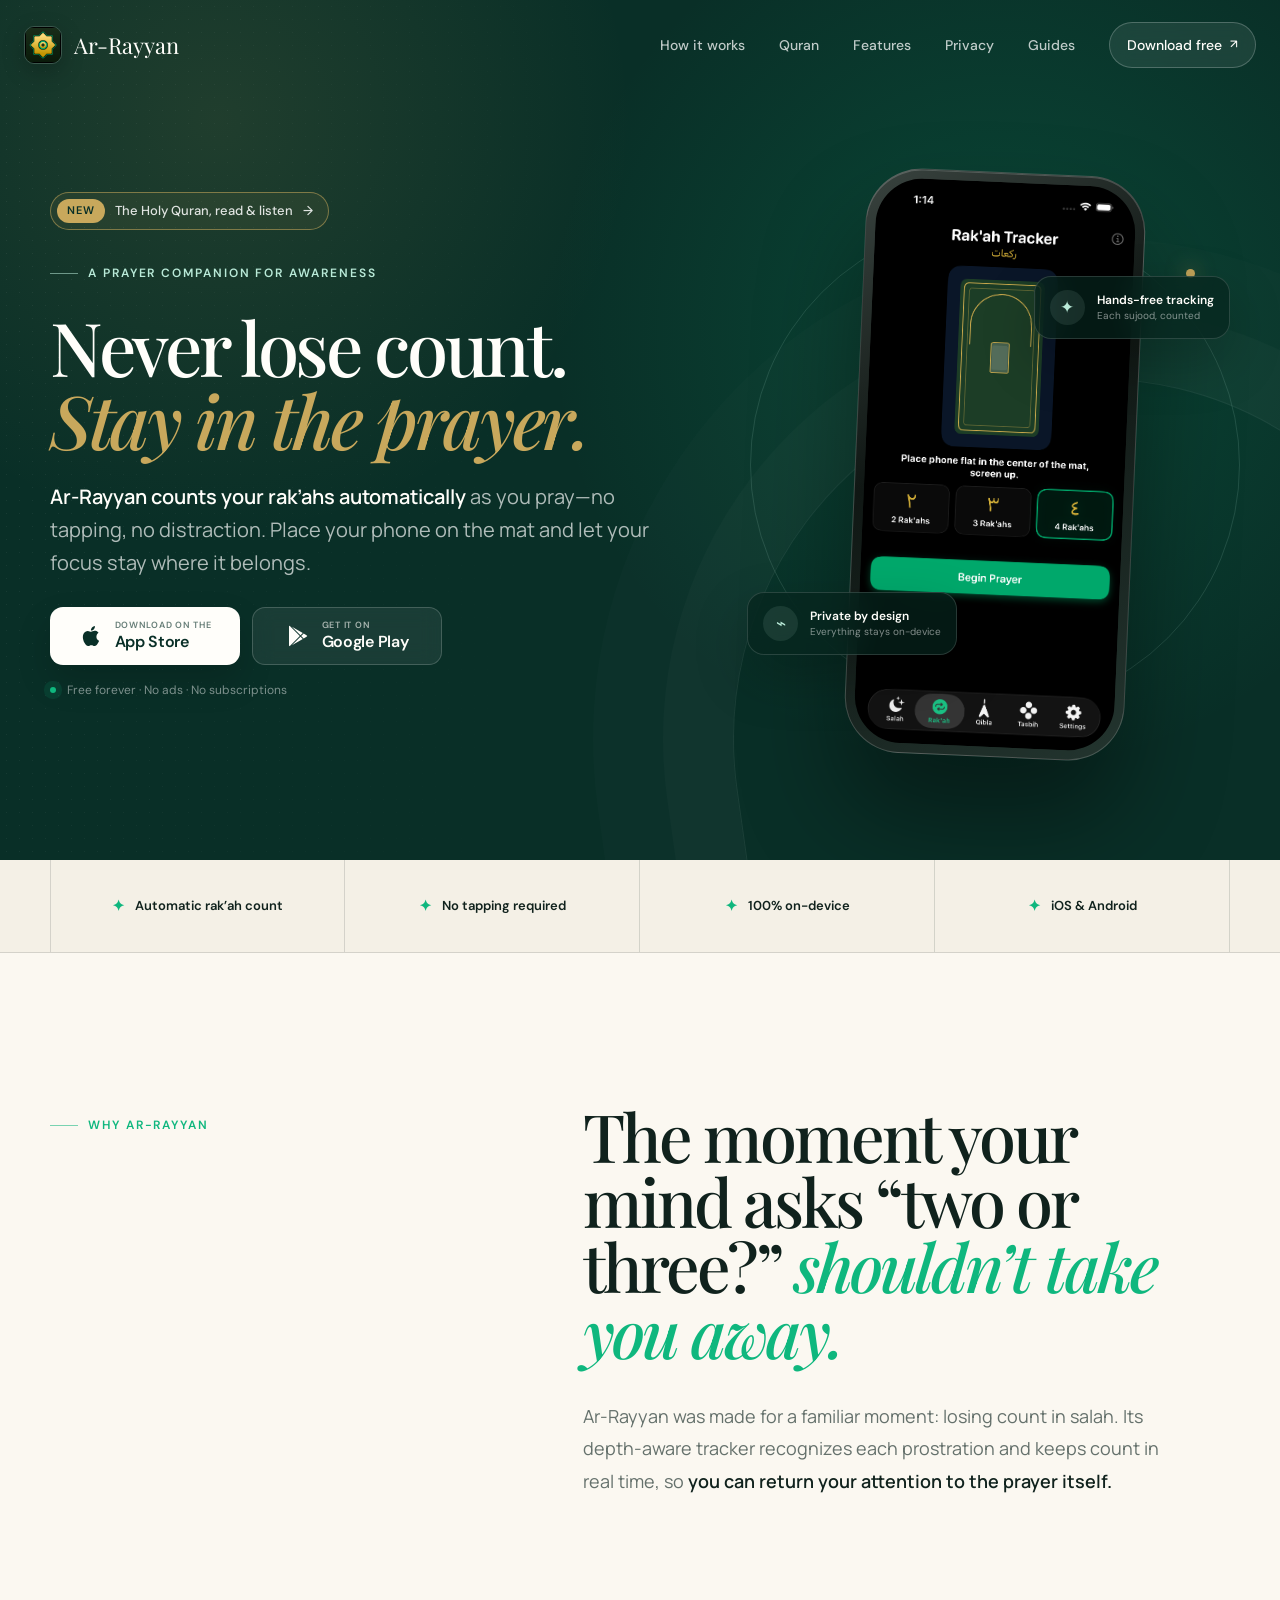
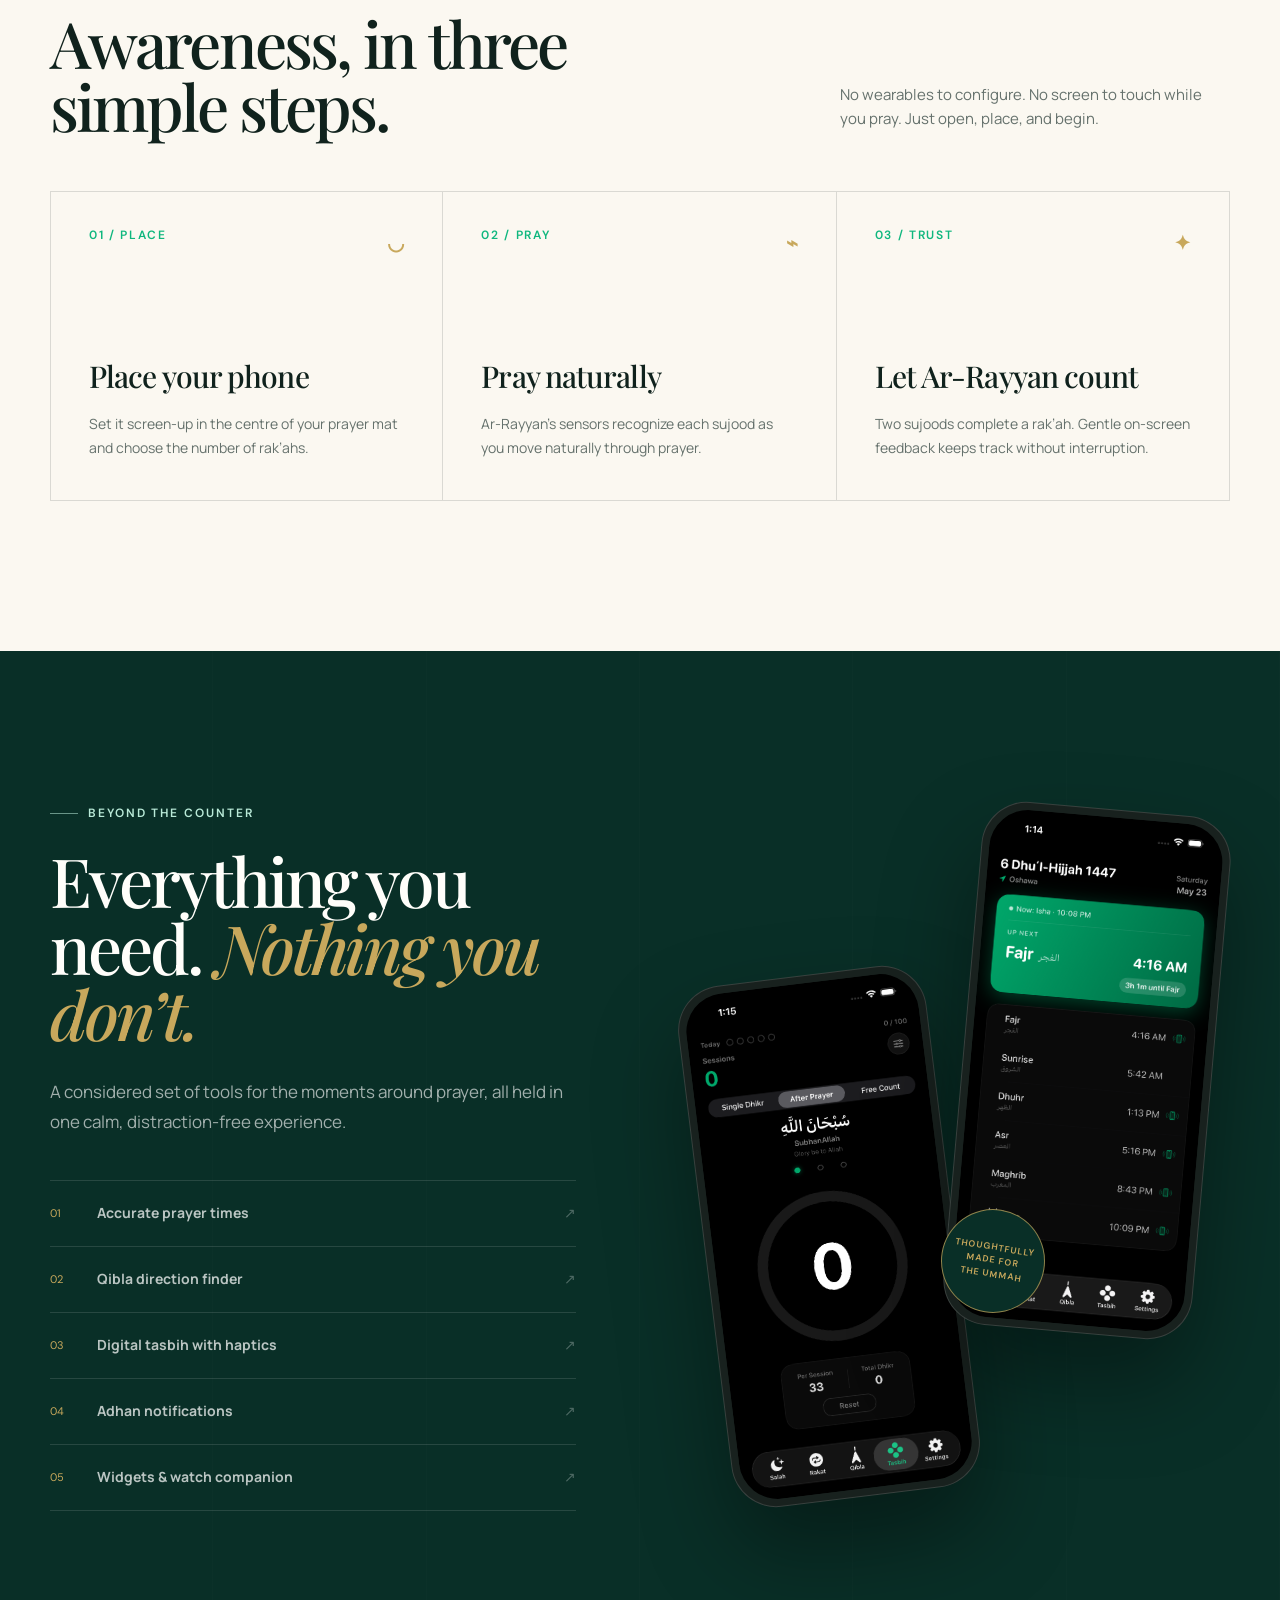
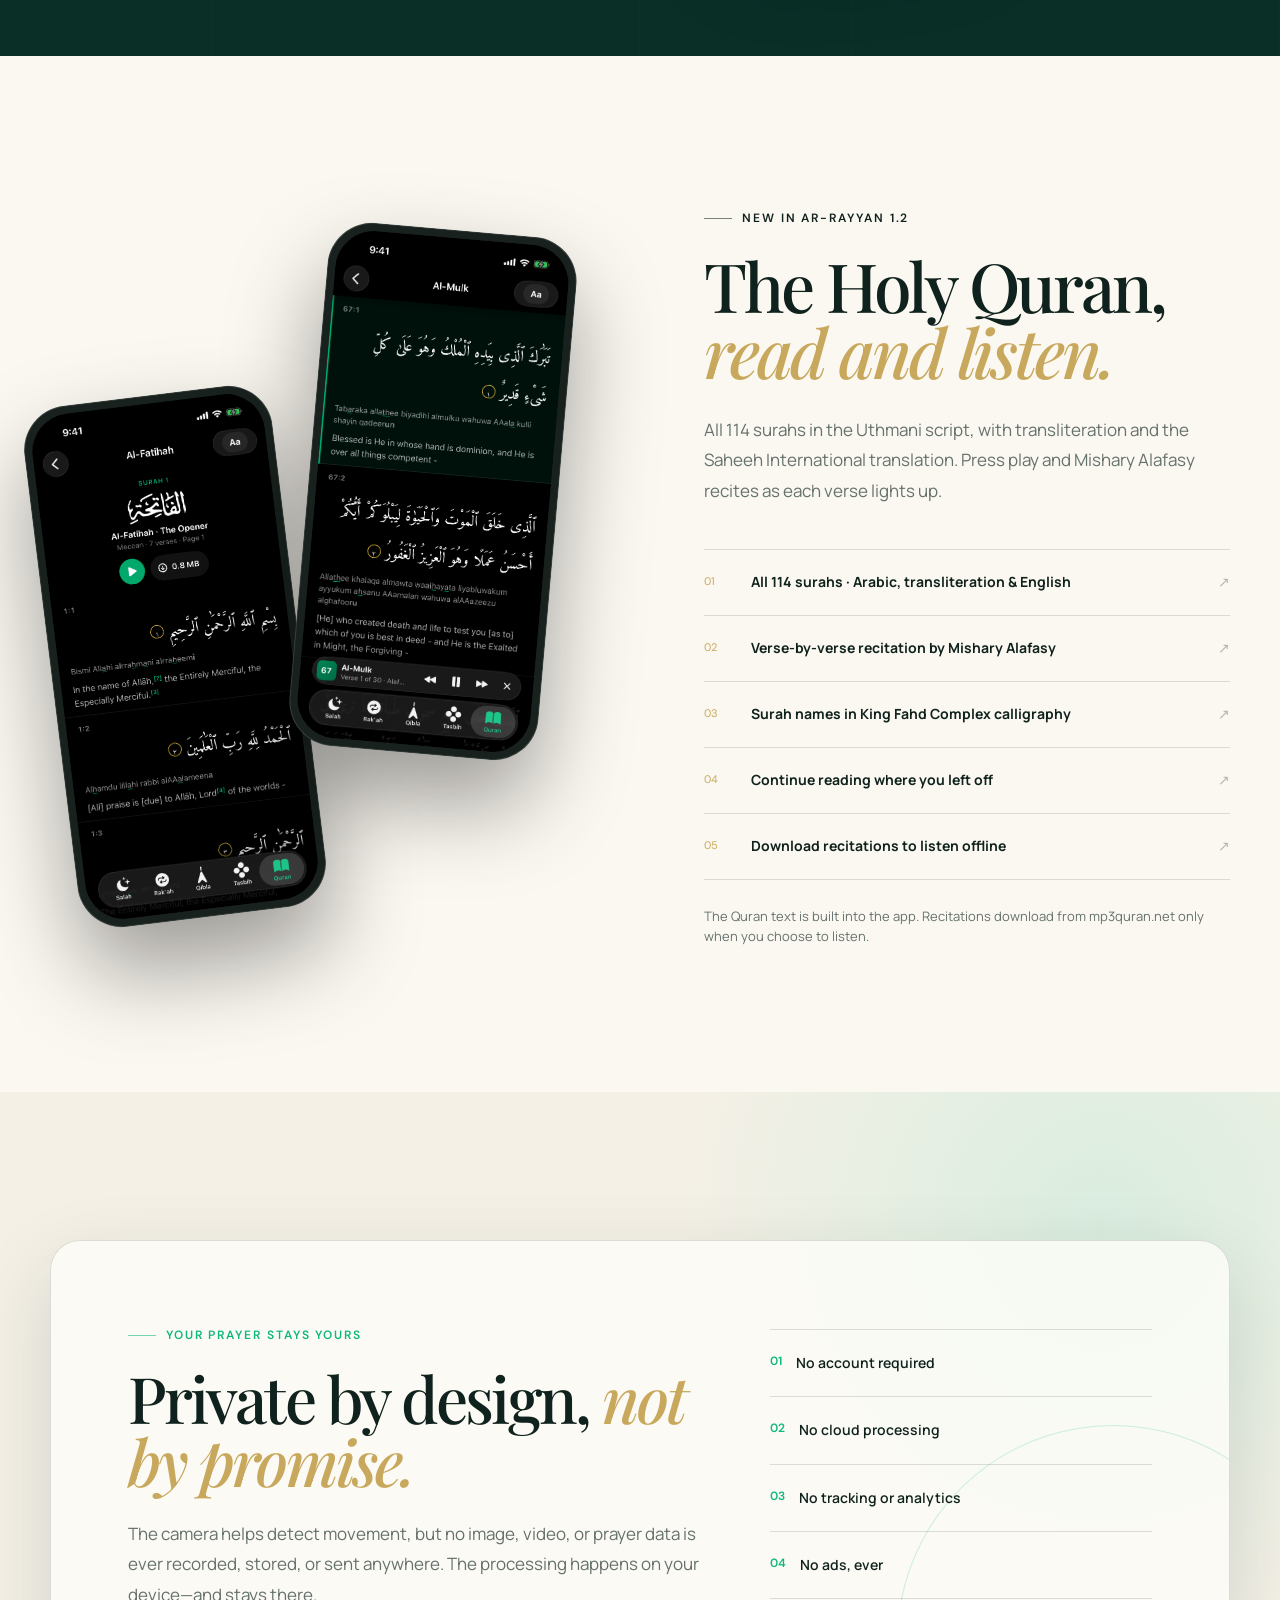
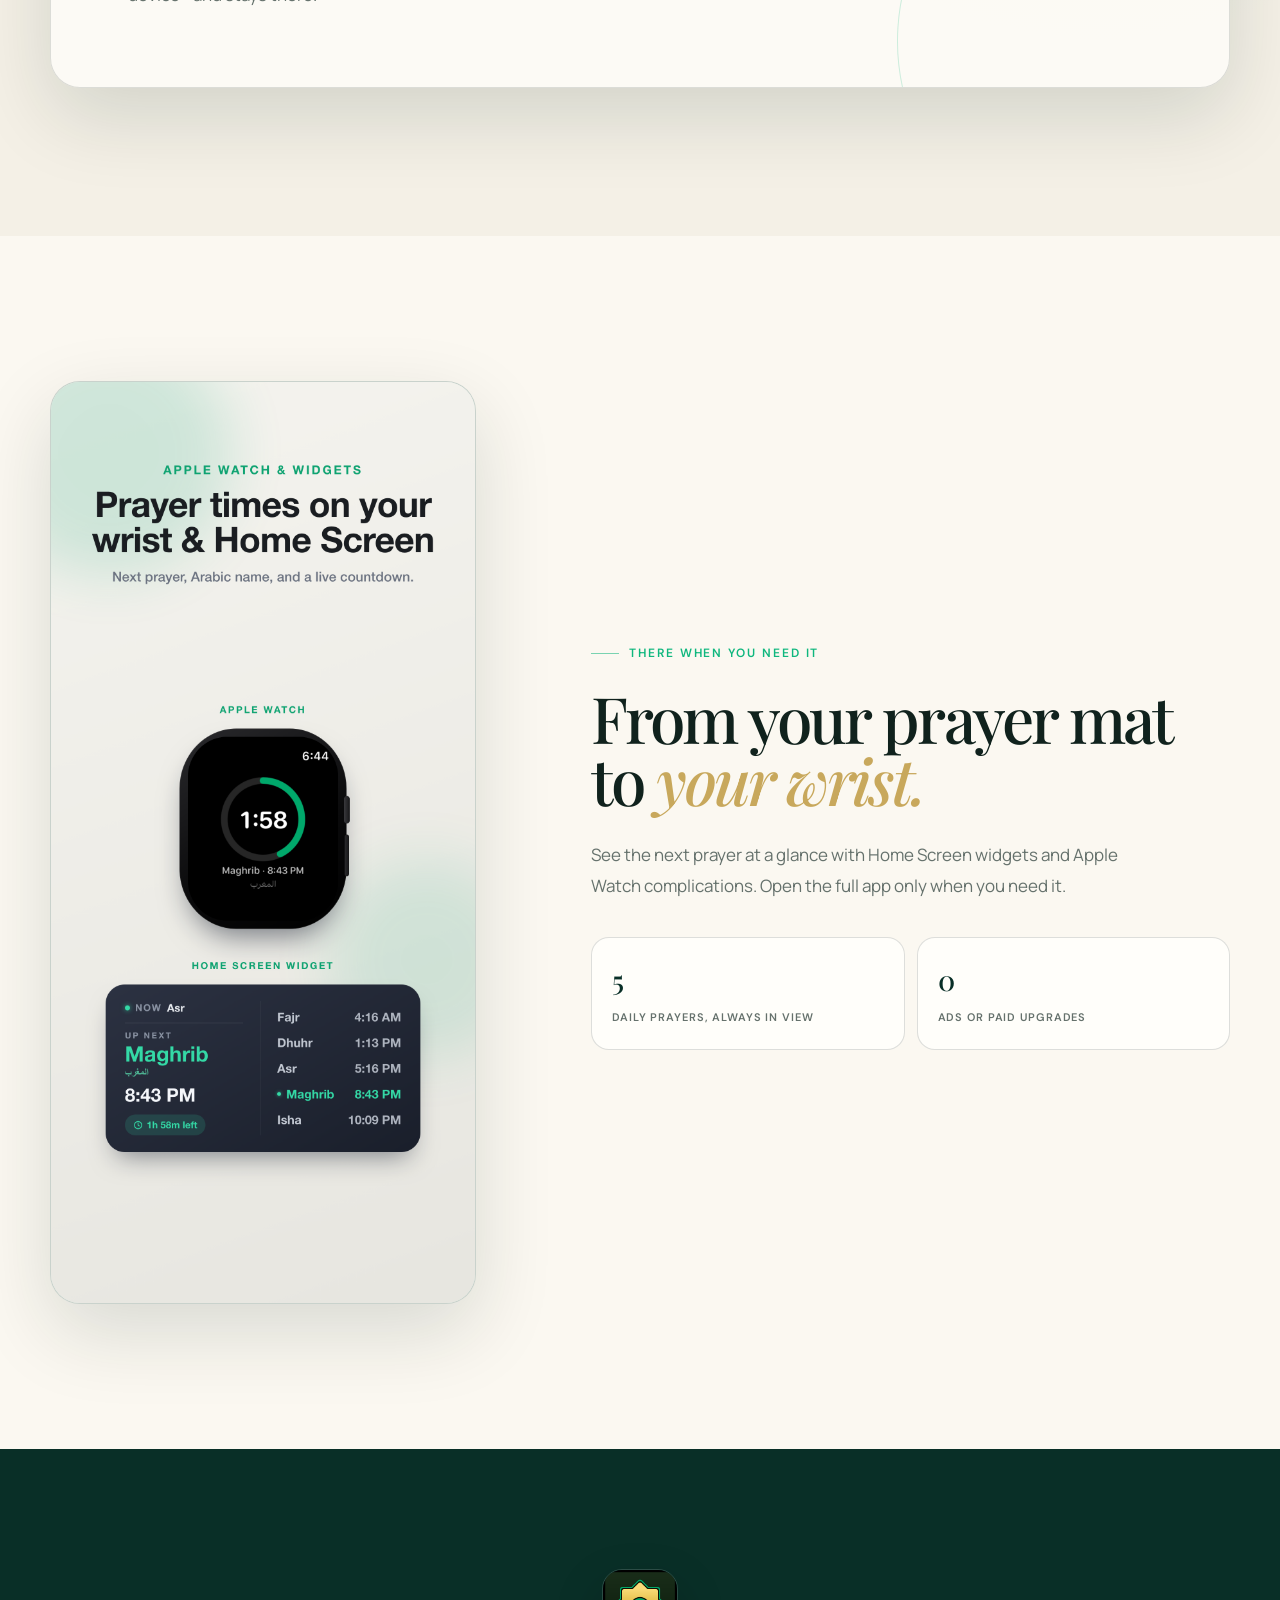
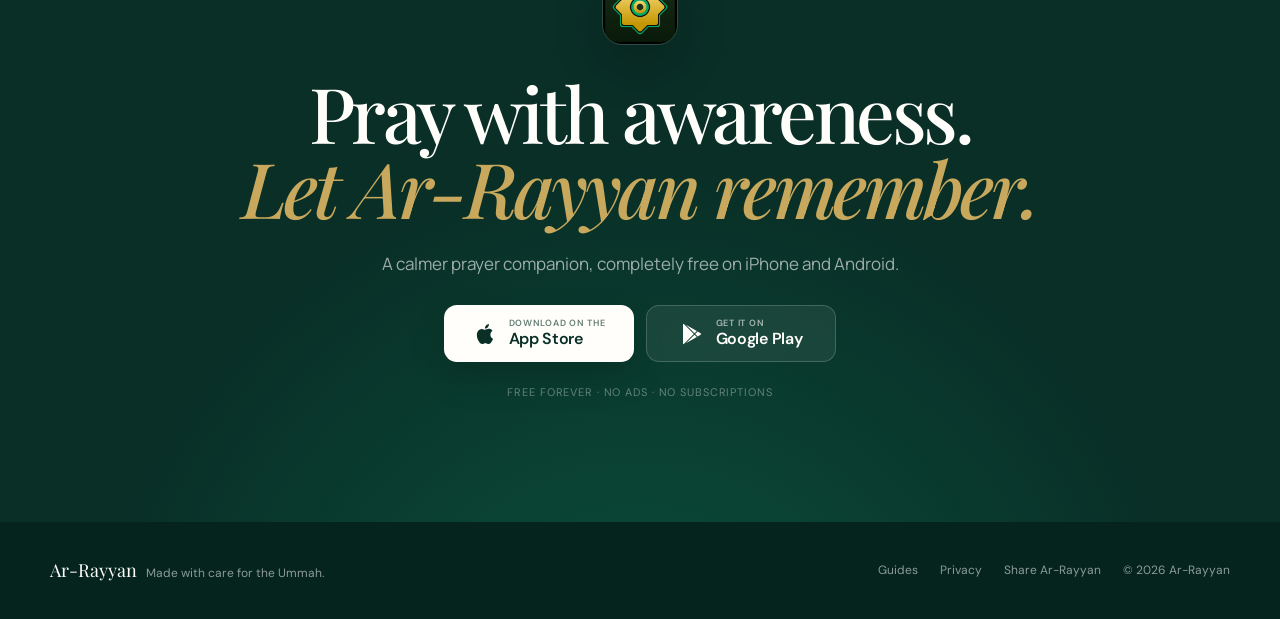
<file: index.html>
<!DOCTYPE html>
<html lang="en">
<head>
  <meta charset="UTF-8">
  <meta name="viewport" content="width=device-width, initial-scale=1">
  <title>Ar-Rayyan — Stay Aware in Every Prayer</title>
  <meta name="description" content="Ar-Rayyan counts your rak’ahs automatically so you can pray with awareness. Now with the Holy Quran to read and listen. Prayer times, qibla, tasbih, widgets and more — free on iOS and Android.">
  <meta name="theme-color" content="#092f27">
  <meta property="og:title" content="Ar-Rayyan — Stay Aware in Every Prayer">
  <meta property="og:description" content="Hands-free rak’ah tracking, now with the Holy Quran. Private by design. Free forever.">
  <meta property="og:image" content="https://hussamfazal.github.io/arrayyan-landing/og-image.png">
  <meta property="og:image:width" content="1200">
  <meta property="og:image:height" content="630">
  <meta property="og:type" content="website">
  <meta property="og:url" content="https://hussamfazal.github.io/arrayyan-landing/">
  <meta name="twitter:card" content="summary_large_image">
  <meta name="twitter:title" content="Ar-Rayyan — Stay Aware in Every Prayer">
  <meta name="twitter:description" content="Hands-free rak’ah tracking, now with the Holy Quran. Private by design. Free forever.">
  <meta name="twitter:image" content="https://hussamfazal.github.io/arrayyan-landing/og-image.png">
  <link rel="canonical" href="https://hussamfazal.github.io/arrayyan-landing/">
  <!--
    SoftwareApplication structured data. Note: `aggregateRating` is deliberately
    absent — the app genuinely has no ratings yet, and Google treats invented or
    unverifiable ratings as a structured-data violation. Add the block below once
    real ratings exist, keeping the numbers in sync with the live App Store value:

        "aggregateRating": {
          "@type": "AggregateRating",
          "ratingValue": "<live value>",
          "ratingCount": "<live count>"
        }
  -->
  <script type="application/ld+json">
  {
    "@context": "https://schema.org",
    "@type": "SoftwareApplication",
    "name": "Ar-Rayyan: Muslim Prayer Times",
    "alternateName": "Ar-Rayyan",
    "applicationCategory": "LifestyleApplication",
    "operatingSystem": "iOS, Android, watchOS, Wear OS",
    "url": "https://hussamfazal.github.io/arrayyan-landing/",
    "image": "https://hussamfazal.github.io/arrayyan-landing/og-image.png",
    "description": "Ar-Rayyan counts your rak'ahs automatically so you can pray with awareness. Now with the Holy Quran to read and listen. Prayer times, qibla, tasbih, widgets and more — free on iOS and Android.",
    "featureList": [
      "Automatic rak'ah counter",
      "The Holy Quran: all 114 surahs with transliteration and the Saheeh International translation",
      "Quran recitation by Mishary Alafasy with verse-by-verse highlighting",
      "Prayer times and adhan notifications",
      "Qibla direction finder",
      "Digital tasbih",
      "Home Screen widgets and Apple Watch / Wear OS"
    ],
    "author": {
      "@type": "Person",
      "name": "Hussam Fazal Hasnain"
    },
    "offers": {
      "@type": "Offer",
      "price": "0",
      "priceCurrency": "USD"
    },
    "downloadUrl": [
      "https://apps.apple.com/app/ar-rayyan-muslim-prayer-times/id6778996322",
      "https://play.google.com/store/apps/details?id=com.hussam.arrayyan"
    ],
    "privacyPolicy": "https://hussamfazal.github.io/privacy.html",
    "isAccessibleForFree": true
  }
  </script>
  <link rel="preconnect" href="https://fonts.googleapis.com">
  <link rel="preconnect" href="https://fonts.gstatic.com" crossorigin>
  <link href="https://fonts.googleapis.com/css2?family=DM+Sans:wght@400;500;600&family=Manrope:wght@400;500;600;700&family=Playfair+Display:ital,wght@0,500;1,500&display=swap" rel="stylesheet">
  <script>
    const CONFIG = {
      iosUrl: "https://apps.apple.com/app/ar-rayyan-muslim-prayer-times/id6778996322",
      androidUrl: "https://play.google.com/store/apps/details?id=com.hussam.arrayyan",
      baseUrl: "https://hussamfazal.github.io/arrayyan-landing/"
    };
  </script>
  <style>
    :root {
      --ink: #10221d;
      --forest: #092f27;
      --forest-2: #0c3d32;
      --green: #0fb77e;
      --mint: #b9ead8;
      --ivory: #f4f0e6;
      --paper: #fbf8f1;
      --gold: #c8a85c;
      --line: rgba(16, 34, 29, .14);
      --muted: #65716c;
      --white: #fffefa;
      --radius: 30px;
      --shadow: 0 28px 80px rgba(5, 37, 30, .14);
    }

    * {
      box-sizing: border-box;
      margin: 0;
      padding: 0;
    }

    html {
      scroll-behavior: smooth;
      background: var(--paper);
    }

    body {
      color: var(--ink);
      background:
        radial-gradient(circle at 8% 3%, rgba(185, 234, 216, .42), transparent 24rem),
        var(--paper);
      font-family: "Manrope", -apple-system, BlinkMacSystemFont, "Segoe UI", sans-serif;
      font-size: 16px;
      line-height: 1.6;
      -webkit-font-smoothing: antialiased;
      overflow-x: hidden;
    }

    body.menu-open {
      overflow: hidden;
    }

    img {
      display: block;
      max-width: 100%;
      height: auto;
    }

    a {
      color: inherit;
    }

    button,
    a {
      -webkit-tap-highlight-color: transparent;
    }

    .shell {
      width: min(1180px, calc(100% - 48px));
      margin-inline: auto;
    }

    .eyebrow {
      display: inline-flex;
      align-items: center;
      gap: 10px;
      font-family: "DM Sans", sans-serif;
      font-size: 12px;
      font-weight: 600;
      letter-spacing: .16em;
      text-transform: uppercase;
    }

    .eyebrow::before {
      content: "";
      width: 28px;
      height: 1px;
      background: currentColor;
      opacity: .55;
    }

    .display {
      font-family: "Playfair Display", Georgia, serif;
      font-weight: 500;
      letter-spacing: -.045em;
      line-height: .98;
    }

    .display em {
      color: var(--gold);
      font-weight: 500;
    }

    .skip-link {
      position: fixed;
      z-index: 100;
      left: 16px;
      top: 12px;
      transform: translateY(-150%);
      border-radius: 100px;
      background: var(--white);
      color: var(--forest);
      padding: 10px 16px;
      font-weight: 700;
    }

    .skip-link:focus {
      transform: translateY(0);
    }

    .nav {
      position: absolute;
      z-index: 20;
      top: 0;
      left: 0;
      width: 100%;
      color: var(--white);
    }

    .nav-inner {
      width: min(1240px, calc(100% - 48px));
      min-height: 90px;
      margin-inline: auto;
      display: flex;
      align-items: center;
      justify-content: space-between;
      gap: 32px;
    }

    .brand {
      display: inline-flex;
      align-items: center;
      gap: 12px;
      color: inherit;
      text-decoration: none;
      font-family: "Playfair Display", Georgia, serif;
      font-size: 22px;
      line-height: 1;
    }

    .brand img {
      width: 38px;
      aspect-ratio: 1;
      border: 1px solid rgba(255, 255, 255, .16);
      border-radius: 10px;
      box-shadow: 0 7px 22px rgba(0, 0, 0, .22);
    }

    .nav-links {
      display: flex;
      align-items: center;
      gap: 34px;
      list-style: none;
    }

    .nav-links a {
      color: rgba(255, 255, 255, .74);
      font-family: "DM Sans", sans-serif;
      font-size: 14px;
      font-weight: 500;
      text-decoration: none;
      transition: color .2s ease;
    }

    .nav-links a:hover,
    .nav-links a:focus-visible {
      color: var(--white);
    }

    .nav-download {
      display: inline-flex;
      align-items: center;
      gap: 8px;
      border: 1px solid rgba(255, 255, 255, .22);
      border-radius: 100px;
      padding: 11px 17px;
      color: var(--white) !important;
      background: rgba(255, 255, 255, .08);
      backdrop-filter: blur(10px);
    }

    .nav-download::after {
      content: "↗";
      font-size: 12px;
    }

    .menu-button {
      display: none;
      width: 44px;
      height: 44px;
      border: 1px solid rgba(255, 255, 255, .2);
      border-radius: 50%;
      background: rgba(255, 255, 255, .08);
      color: var(--white);
      cursor: pointer;
    }

    .menu-button span,
    .menu-button::before,
    .menu-button::after {
      display: block;
      width: 18px;
      height: 1px;
      margin: 5px auto;
      background: currentColor;
      content: "";
      transition: transform .2s ease, opacity .2s ease;
    }

    .menu-button[aria-expanded="true"] span {
      opacity: 0;
    }

    .menu-button[aria-expanded="true"]::before {
      transform: translateY(6px) rotate(45deg);
    }

    .menu-button[aria-expanded="true"]::after {
      transform: translateY(-6px) rotate(-45deg);
    }

    .hero {
      position: relative;
      min-height: 860px;
      padding: 170px 0 84px;
      color: var(--white);
      background:
        radial-gradient(circle at 78% 38%, rgba(15, 183, 126, .18), transparent 28rem),
        radial-gradient(circle at 17% 14%, rgba(200, 168, 92, .12), transparent 26rem),
        var(--forest);
      isolation: isolate;
      overflow: hidden;
    }

    .hero::before,
    .hero::after {
      position: absolute;
      z-index: -1;
      content: "";
      pointer-events: none;
    }

    .hero::before {
      width: 720px;
      height: 720px;
      right: -175px;
      bottom: -240px;
      border: 1px solid rgba(255, 255, 255, .08);
      border-radius: 50% 50% 0 0;
      box-shadow:
        0 0 0 70px rgba(255, 255, 255, .018),
        0 0 0 140px rgba(255, 255, 255, .012);
      transform: rotate(-8deg);
    }

    .hero::after {
      inset: 0;
      opacity: .16;
      background-image: radial-gradient(rgba(255, 255, 255, .42) .65px, transparent .65px);
      background-size: 13px 13px;
      mask-image: linear-gradient(100deg, black, transparent 46%);
    }

    .hero-grid {
      display: grid;
      grid-template-columns: minmax(0, 1.18fr) minmax(340px, .82fr);
      align-items: center;
      gap: 32px;
    }

    .hero-copy {
      position: relative;
      z-index: 2;
      padding-bottom: 38px;
    }

    .hero .eyebrow {
      color: var(--mint);
      margin-bottom: 28px;
    }

    .hero h1 {
      max-width: 720px;
      font-size: clamp(56px, 5.8vw, 82px);
    }

    .hero h1 em {
      display: block;
    }

    .hero-lead {
      max-width: 620px;
      margin-top: 24px;
      color: rgba(255, 255, 255, .68);
      font-size: clamp(17px, 1.7vw, 20px);
      line-height: 1.65;
    }

    .hero-lead strong {
      color: var(--white);
      font-weight: 600;
    }

    .download-row {
      display: flex;
      flex-wrap: wrap;
      gap: 12px;
      margin-top: 28px;
    }

    .store-button {
      min-width: 190px;
      display: inline-flex;
      align-items: center;
      justify-content: center;
      gap: 12px;
      border-radius: 13px;
      padding: 13px 20px;
      color: var(--forest);
      background: var(--white);
      text-decoration: none;
      box-shadow: 0 16px 34px rgba(0, 0, 0, .16);
      transition: transform .2s ease, box-shadow .2s ease;
    }

    .store-button.secondary {
      border: 1px solid rgba(255, 255, 255, .18);
      color: var(--white);
      background: rgba(255, 255, 255, .07);
      box-shadow: none;
      backdrop-filter: blur(10px);
    }

    .store-button:hover,
    .store-button:focus-visible {
      transform: translateY(-2px);
      box-shadow: 0 20px 42px rgba(0, 0, 0, .2);
    }

    .store-button svg {
      width: 24px;
      height: 24px;
      flex: 0 0 auto;
    }

    .store-copy {
      display: flex;
      flex-direction: column;
      align-items: flex-start;
      font-family: "DM Sans", sans-serif;
      line-height: 1.05;
    }

    .store-copy small {
      margin-bottom: 3px;
      font-size: 9px;
      font-weight: 600;
      letter-spacing: .08em;
      text-transform: uppercase;
      opacity: .62;
    }

    .store-copy span {
      font-size: 16px;
      font-weight: 600;
      letter-spacing: -.02em;
    }

    .hero-note {
      display: flex;
      align-items: center;
      gap: 11px;
      margin-top: 16px;
      color: rgba(255, 255, 255, .47);
      font-family: "DM Sans", sans-serif;
      font-size: 12px;
    }

    .hero-note span {
      width: 6px;
      height: 6px;
      border-radius: 50%;
      background: var(--green);
      box-shadow: 0 0 0 6px rgba(15, 183, 126, .12);
    }

    .hero-visual {
      position: relative;
      display: grid;
      place-items: center;
      min-height: 590px;
    }

    .phone {
      position: relative;
      width: min(280px, 70vw);
      padding: 9px;
      border: 1px solid rgba(255, 255, 255, .18);
      border-radius: 56px;
      background: linear-gradient(145deg, #39433f, #101714 42%, #23352f);
      box-shadow:
        0 60px 100px rgba(0, 0, 0, .4),
        inset 0 1px rgba(255, 255, 255, .18);
      transform: rotate(2.5deg);
    }

    .phone::before {
      position: absolute;
      z-index: 2;
      top: 17px;
      left: 50%;
      width: 86px;
      height: 25px;
      border-radius: 100px;
      background: #000;
      content: "";
      transform: translateX(-50%);
    }

    .phone img {
      width: 100%;
      border-radius: 47px;
      background: #000;
    }

    .orbit {
      position: absolute;
      width: 490px;
      aspect-ratio: 1;
      border: 1px solid rgba(185, 234, 216, .14);
      border-radius: 50%;
      animation: slow-spin 42s linear infinite;
    }

    .orbit::after {
      position: absolute;
      top: 48px;
      right: 44px;
      width: 9px;
      height: 9px;
      border-radius: 50%;
      background: var(--gold);
      box-shadow: 0 0 20px rgba(200, 168, 92, .7);
      content: "";
    }

    @keyframes slow-spin {
      to { transform: rotate(360deg); }
    }

    .float-card {
      position: absolute;
      z-index: 3;
      display: flex;
      align-items: center;
      gap: 12px;
      min-width: 178px;
      border: 1px solid rgba(255, 255, 255, .14);
      border-radius: 17px;
      padding: 13px 15px;
      color: var(--white);
      background: rgba(6, 36, 29, .7);
      box-shadow: 0 22px 54px rgba(0, 0, 0, .22);
      backdrop-filter: blur(16px);
      font-family: "DM Sans", sans-serif;
    }

    .float-card.top {
      top: 106px;
      right: 0;
    }

    .float-card.bottom {
      bottom: 105px;
      left: -12px;
    }

    .float-icon {
      display: grid;
      place-items: center;
      width: 35px;
      height: 35px;
      border-radius: 50%;
      color: var(--mint);
      background: rgba(185, 234, 216, .1);
      font-size: 17px;
    }

    .float-copy {
      display: flex;
      flex-direction: column;
      line-height: 1.25;
    }

    .float-copy strong {
      font-size: 12px;
      font-weight: 600;
    }

    .float-copy span {
      margin-top: 2px;
      color: rgba(255, 255, 255, .5);
      font-size: 10px;
    }

    .assurance {
      border-bottom: 1px solid var(--line);
      background: var(--ivory);
    }

    .assurance-grid {
      display: grid;
      grid-template-columns: repeat(4, 1fr);
    }

    .assurance-item {
      display: flex;
      align-items: center;
      justify-content: center;
      gap: 10px;
      min-height: 92px;
      border-right: 1px solid var(--line);
      font-family: "DM Sans", sans-serif;
      font-size: 13px;
      font-weight: 600;
    }

    .assurance-item:first-child {
      border-left: 1px solid var(--line);
    }

    .assurance-mark {
      color: var(--green);
      font-size: 15px;
    }

    .intro {
      padding: 150px 0 115px;
      background: var(--paper);
    }

    .intro-grid {
      display: grid;
      grid-template-columns: minmax(0, .77fr) minmax(0, 1.23fr);
      gap: 10vw;
      align-items: start;
    }

    .intro .eyebrow {
      color: var(--green);
      margin-top: 13px;
    }

    .intro h2 {
      max-width: 780px;
      font-size: clamp(45px, 5.2vw, 72px);
    }

    .intro h2 em {
      color: var(--green);
    }

    .intro-copy {
      max-width: 610px;
      margin-top: 36px;
      color: var(--muted);
      font-size: 18px;
      line-height: 1.8;
    }

    .intro-copy strong {
      color: var(--ink);
      font-weight: 600;
    }

    .how {
      padding: 0 0 150px;
      background: var(--paper);
    }

    .section-head {
      display: flex;
      align-items: end;
      justify-content: space-between;
      gap: 40px;
      margin-bottom: 54px;
    }

    .section-head h2 {
      max-width: 650px;
      font-size: clamp(42px, 5vw, 64px);
    }

    .section-head p {
      max-width: 390px;
      padding-bottom: 6px;
      color: var(--muted);
      font-size: 15px;
    }

    .steps {
      display: grid;
      grid-template-columns: repeat(3, 1fr);
      border-top: 1px solid var(--line);
      border-bottom: 1px solid var(--line);
    }

    .step {
      min-height: 300px;
      padding: 34px 38px 40px;
      border-right: 1px solid var(--line);
      transition: background .25s ease;
    }

    .step:first-child {
      border-left: 1px solid var(--line);
    }

    .step:hover {
      background: var(--ivory);
    }

    .step-number {
      display: flex;
      justify-content: space-between;
      color: var(--green);
      font-family: "DM Sans", sans-serif;
      font-size: 12px;
      font-weight: 600;
      letter-spacing: .14em;
    }

    .step-symbol {
      color: var(--gold);
      font-family: "Playfair Display", Georgia, serif;
      font-size: 20px;
      letter-spacing: 0;
    }

    .step h3 {
      margin-top: 94px;
      font-family: "Playfair Display", Georgia, serif;
      font-size: 30px;
      font-weight: 500;
      letter-spacing: -.03em;
    }

    .step p {
      margin-top: 12px;
      color: var(--muted);
      font-size: 14px;
      line-height: 1.7;
    }

    .feature-stage {
      position: relative;
      padding: 145px 0;
      color: var(--white);
      background: var(--forest);
      overflow: hidden;
    }

    .feature-stage::before {
      position: absolute;
      inset: 0;
      opacity: .18;
      background:
        repeating-linear-gradient(90deg, transparent 0, transparent calc(16.666% - 1px), rgba(255, 255, 255, .06) calc(16.666% - 1px), rgba(255, 255, 255, .06) 16.666%);
      content: "";
      pointer-events: none;
    }

    .feature-grid {
      position: relative;
      display: grid;
      grid-template-columns: minmax(0, 1fr) minmax(0, 1fr);
      gap: 10vw;
      align-items: center;
    }

    .feature-copy .eyebrow {
      color: var(--mint);
      margin-bottom: 24px;
    }

    .feature-copy h2 {
      max-width: 600px;
      font-size: clamp(45px, 5.3vw, 72px);
    }

    .feature-copy > p {
      max-width: 520px;
      margin-top: 30px;
      color: rgba(255, 255, 255, .62);
      font-size: 17px;
      line-height: 1.8;
    }

    .feature-list {
      margin-top: 42px;
      border-top: 1px solid rgba(255, 255, 255, .12);
      list-style: none;
    }

    .feature-list li {
      display: grid;
      grid-template-columns: 34px 1fr auto;
      align-items: center;
      gap: 13px;
      min-height: 66px;
      border-bottom: 1px solid rgba(255, 255, 255, .12);
      color: rgba(255, 255, 255, .72);
      font-size: 14px;
    }

    .feature-list span:first-child {
      color: var(--gold);
      font-family: "DM Sans", sans-serif;
      font-size: 11px;
    }

    .feature-list span:last-child {
      color: rgba(255, 255, 255, .28);
    }

    .phone-pair {
      position: relative;
      min-height: 690px;
    }

    .mini-phone {
      position: absolute;
      width: 250px;
      padding: 7px;
      border: 1px solid rgba(255, 255, 255, .14);
      border-radius: 45px;
      background: #18211e;
      box-shadow: 0 45px 90px rgba(0, 0, 0, .38);
    }

    .mini-phone img {
      border-radius: 39px;
    }

    .mini-phone.one {
      z-index: 2;
      top: 0;
      right: 18px;
      transform: rotate(5deg);
    }

    .mini-phone.two {
      z-index: 1;
      bottom: 0;
      left: 0;
      transform: rotate(-7deg);
    }

    .feature-seal {
      position: absolute;
      z-index: 3;
      right: 185px;
      bottom: 185px;
      display: grid;
      place-items: center;
      width: 104px;
      aspect-ratio: 1;
      border: 1px solid rgba(200, 168, 92, .7);
      border-radius: 50%;
      color: var(--gold);
      background: var(--forest);
      font-family: "DM Sans", sans-serif;
      font-size: 9px;
      font-weight: 600;
      letter-spacing: .12em;
      line-height: 1.45;
      text-align: center;
      text-transform: uppercase;
      transform: rotate(9deg);
    }

    .privacy {
      padding: 148px 0;
      background:
        radial-gradient(circle at 86% 18%, rgba(185, 234, 216, .45), transparent 26rem),
        var(--ivory);
    }

    .privacy-card {
      position: relative;
      display: grid;
      grid-template-columns: minmax(0, 1.2fr) minmax(280px, .8fr);
      gap: 70px;
      align-items: center;
      border: 1px solid var(--line);
      border-radius: var(--radius);
      padding: clamp(42px, 6vw, 78px);
      background: rgba(255, 254, 250, .74);
      box-shadow: var(--shadow);
      overflow: hidden;
    }

    .privacy-card::after {
      position: absolute;
      right: -100px;
      bottom: -170px;
      width: 430px;
      height: 430px;
      border: 1px solid rgba(15, 183, 126, .2);
      border-radius: 50% 50% 0 0;
      content: "";
      transform: rotate(-18deg);
    }

    .privacy-copy {
      position: relative;
      z-index: 1;
    }

    .privacy .eyebrow {
      margin-bottom: 22px;
      color: var(--green);
    }

    .privacy h2 {
      max-width: 690px;
      font-size: clamp(42px, 5vw, 66px);
    }

    .privacy p {
      max-width: 650px;
      margin-top: 26px;
      color: var(--muted);
      font-size: 17px;
      line-height: 1.8;
    }

    .privacy-points {
      position: relative;
      z-index: 1;
      list-style: none;
    }

    .privacy-points li {
      display: flex;
      gap: 14px;
      align-items: flex-start;
      padding: 22px 0;
      border-bottom: 1px solid var(--line);
    }

    .privacy-points li:first-child {
      border-top: 1px solid var(--line);
    }

    .privacy-points b {
      color: var(--green);
      font-family: "DM Sans", sans-serif;
      font-size: 12px;
      font-weight: 600;
    }

    .privacy-points span {
      font-size: 14px;
      font-weight: 600;
    }

    .ecosystem {
      padding: 145px 0;
      background: var(--paper);
    }

    .ecosystem-grid {
      display: grid;
      grid-template-columns: minmax(0, .8fr) minmax(0, 1.2fr);
      gap: 9vw;
      align-items: center;
    }

    .ecosystem-art {
      overflow: hidden;
      border: 1px solid var(--line);
      border-radius: var(--radius);
      box-shadow: var(--shadow);
      background: #e7f0e9;
    }

    .ecosystem-copy .eyebrow {
      margin-bottom: 24px;
      color: var(--green);
    }

    .ecosystem-copy h2 {
      font-size: clamp(44px, 5vw, 66px);
    }

    .ecosystem-copy p {
      max-width: 540px;
      margin-top: 28px;
      color: var(--muted);
      font-size: 17px;
      line-height: 1.8;
    }

    .ecosystem-stats {
      display: grid;
      grid-template-columns: repeat(2, 1fr);
      gap: 12px;
      margin-top: 36px;
    }

    .ecosystem-stat {
      border: 1px solid var(--line);
      border-radius: 18px;
      padding: 20px;
      background: var(--white);
    }

    .ecosystem-stat strong {
      display: block;
      color: var(--forest);
      font-family: "Playfair Display", Georgia, serif;
      font-size: 28px;
      font-weight: 500;
    }

    .ecosystem-stat span {
      color: var(--muted);
      font-family: "DM Sans", sans-serif;
      font-size: 11px;
      font-weight: 600;
      letter-spacing: .08em;
      text-transform: uppercase;
    }

    .closing {
      padding: 120px 0;
      color: var(--white);
      background:
        radial-gradient(circle at 50% 130%, rgba(15, 183, 126, .25), transparent 35rem),
        var(--forest);
      text-align: center;
    }

    .closing-icon {
      width: 76px;
      margin-inline: auto;
      border: 1px solid rgba(255, 255, 255, .14);
      border-radius: 20px;
      box-shadow: 0 20px 50px rgba(0, 0, 0, .2);
    }

    .closing h2 {
      max-width: 800px;
      margin: 30px auto 0;
      font-size: clamp(48px, 6vw, 80px);
    }

    .closing p {
      max-width: 560px;
      margin: 24px auto 0;
      color: rgba(255, 255, 255, .6);
      font-size: 17px;
    }

    .closing .download-row {
      justify-content: center;
    }

    .closing-note {
      margin-top: 22px;
      color: rgba(255, 255, 255, .36);
      font-family: "DM Sans", sans-serif;
      font-size: 11px;
      letter-spacing: .08em;
      text-transform: uppercase;
    }

    .footer {
      padding: 34px 0;
      color: rgba(255, 255, 255, .54);
      background: #05241e;
      font-family: "DM Sans", sans-serif;
      font-size: 12px;
    }

    .footer-inner {
      display: flex;
      align-items: center;
      justify-content: space-between;
      gap: 30px;
    }

    .footer-brand {
      color: var(--white);
      font-family: "Playfair Display", Georgia, serif;
      font-size: 18px;
    }

    .footer-links {
      display: flex;
      flex-wrap: wrap;
      gap: 22px;
    }

    .footer a {
      text-decoration: none;
    }

    .footer a:hover,
    .footer a:focus-visible {
      color: var(--white);
    }

    .reveal {
      opacity: 0;
      transform: translateY(28px);
      transition: opacity .75s ease, transform .75s ease;
    }

    .reveal.visible {
      opacity: 1;
      transform: none;
    }

    .delay-1 { transition-delay: .08s; }
    .delay-2 { transition-delay: .16s; }

    :focus-visible {
      outline: 2px solid var(--gold);
      outline-offset: 4px;
    }

    @media (max-width: 960px) {
      .nav-links {
        position: fixed;
        inset: 0;
        z-index: -1;
        flex-direction: column;
        justify-content: center;
        gap: 24px;
        visibility: hidden;
        opacity: 0;
        background: rgba(5, 36, 30, .98);
        transition: opacity .2s ease, visibility .2s ease;
      }

      .nav-links.open {
        visibility: visible;
        opacity: 1;
      }

      .nav-links a {
        font-family: "Playfair Display", Georgia, serif;
        font-size: 34px;
      }

      .nav-download {
        margin-top: 10px;
        font-family: "DM Sans", sans-serif !important;
        font-size: 15px !important;
      }

      .menu-button {
        z-index: 2;
        display: block;
      }

      .hero {
        padding-top: 145px;
      }

      .hero-grid,
      .intro-grid,
      .feature-grid,
      .privacy-card,
      .ecosystem-grid {
        grid-template-columns: 1fr;
      }

      .hero-copy {
        max-width: 760px;
      }

      .hero-visual {
        min-height: 610px;
      }

      .float-card.top {
        right: 8%;
      }

      .float-card.bottom {
        left: 8%;
      }

      .assurance-grid {
        grid-template-columns: repeat(2, 1fr);
      }

      .assurance-item:nth-child(3) {
        border-left: 1px solid var(--line);
      }

      .assurance-item:nth-child(-n+2) {
        border-bottom: 1px solid var(--line);
      }

      .intro {
        padding-block: 110px 90px;
      }

      .intro-grid {
        gap: 34px;
      }

      .steps {
        grid-template-columns: 1fr;
      }

      .step {
        min-height: auto;
        border-left: 1px solid var(--line);
        border-bottom: 1px solid var(--line);
      }

      .step:last-child {
        border-bottom: 0;
      }

      .step h3 {
        margin-top: 55px;
      }

      .phone-pair {
        width: min(560px, 100%);
        margin-inline: auto;
      }

      .privacy-card {
        gap: 38px;
      }

      .ecosystem-art {
        max-width: 620px;
        margin-inline: auto;
      }
    }

    @media (max-width: 640px) {
      .shell,
      .nav-inner {
        width: min(100% - 32px, 1180px);
      }

      .nav-inner {
        min-height: 76px;
      }

      .brand {
        font-size: 20px;
      }

      .hero {
        min-height: auto;
        padding: 125px 0 62px;
      }

      .hero h1 {
        font-size: clamp(52px, 16vw, 68px);
      }

      .hero-lead {
        margin-top: 24px;
        font-size: 16px;
      }

      .download-row {
        display: grid;
        grid-template-columns: 1fr;
      }

      .store-button {
        width: 100%;
      }

      .hero-visual {
        min-height: 530px;
        margin-top: 8px;
      }

      .phone {
        width: 250px;
        border-radius: 47px;
      }

      .phone img {
        border-radius: 39px;
      }

      .orbit {
        width: 390px;
      }

      .float-card {
        min-width: 150px;
        padding: 11px 12px;
      }

      .float-card.top {
        top: 92px;
        right: 0;
      }

      .float-card.bottom {
        bottom: 75px;
        left: 0;
      }

      .assurance-item {
        min-height: 74px;
        padding: 10px;
        font-size: 11px;
        text-align: center;
      }

      .intro,
      .feature-stage,
      .privacy,
      .ecosystem {
        padding-block: 92px;
      }

      .how {
        padding-bottom: 92px;
      }

      .section-head {
        display: block;
        margin-bottom: 34px;
      }

      .section-head p {
        margin-top: 20px;
      }

      .step {
        padding: 28px;
      }

      .feature-grid {
        gap: 70px;
      }

      .feature-copy > p,
      .intro-copy,
      .privacy p,
      .ecosystem-copy p {
        font-size: 16px;
      }

      .phone-pair {
        min-height: 530px;
      }

      .mini-phone {
        width: 194px;
        border-radius: 37px;
      }

      .mini-phone img {
        border-radius: 31px;
      }

      .feature-seal {
        right: 120px;
        bottom: 144px;
        width: 85px;
      }

      .privacy-card {
        padding: 34px 24px;
      }

      .ecosystem-stats {
        grid-template-columns: 1fr;
      }

      .closing {
        padding-block: 90px;
      }

      .footer-inner {
        flex-direction: column;
        align-items: flex-start;
      }
    }

    .new-pill {
      display: flex;
      width: max-content;
      max-width: 100%;
      align-items: center;
      gap: 10px;
      margin-bottom: 26px;
      padding: 6px 15px 6px 6px;
      border: 1px solid rgba(200, 168, 92, .55);
      border-radius: 999px;
      color: rgba(255, 255, 255, .86);
      background: rgba(200, 168, 92, .08);
      font-family: "DM Sans", sans-serif;
      font-size: 13px;
      font-weight: 500;
      text-decoration: none;
    }

    .new-pill b {
      padding: 3px 10px;
      border-radius: 999px;
      color: var(--forest);
      background: var(--gold);
      font-size: 11px;
      font-weight: 600;
      letter-spacing: .08em;
      text-transform: uppercase;
    }

    .quran-stage {
      position: relative;
      padding: 145px 0;
      color: var(--ink);
      background: var(--paper);
      overflow: hidden;
    }

    .quran-grid {
      position: relative;
      display: grid;
      grid-template-columns: minmax(0, 1fr) minmax(0, 1fr);
      gap: 10vw;
      align-items: center;
    }

    .quran-copy .eyebrow {
      margin-bottom: 24px;
    }

    .quran-copy h2 {
      max-width: 600px;
      font-size: clamp(45px, 5.3vw, 72px);
    }

    .quran-copy > p {
      max-width: 520px;
      margin-top: 30px;
      color: var(--muted);
      font-size: 17px;
      line-height: 1.8;
    }

    .quran-list {
      border-top-color: var(--line);
    }

    .quran-list li {
      border-bottom-color: var(--line);
      color: var(--ink);
    }

    .quran-list span:last-child {
      color: rgba(16, 34, 29, .3);
    }

    .quran-copy > p.quran-note {
      margin-top: 26px;
      font-size: 13px;
      line-height: 1.6;
    }

    @media (max-width: 960px) {
      .quran-grid {
        grid-template-columns: 1fr;
      }

      .quran-phones {
        order: 2;
      }
    }

    @media (max-width: 640px) {
      .quran-stage {
        padding-block: 92px;
      }

      .quran-grid {
        gap: 70px;
      }

      .quran-copy > p {
        font-size: 16px;
      }
    }

    @media (prefers-reduced-motion: reduce) {
      *,
      *::before,
      *::after {
        scroll-behavior: auto !important;
        animation-duration: .01ms !important;
        animation-iteration-count: 1 !important;
        transition-duration: .01ms !important;
      }

      .reveal {
        opacity: 1;
        transform: none;
      }
    }
  </style>
</head>
<body>
  <a class="skip-link" href="#main">Skip to content</a>

  <header class="nav">
    <div class="nav-inner">
      <a class="brand" href="#" aria-label="Ar-Rayyan home">
        <img src="assets/app-icon.png" alt="" width="38" height="38">
        <span>Ar-Rayyan</span>
      </a>
      <button class="menu-button" type="button" aria-label="Open menu" aria-expanded="false" aria-controls="nav-links">
        <span></span>
      </button>
      <ul class="nav-links" id="nav-links">
        <li><a href="#how">How it works</a></li>
        <li><a href="#quran">Quran</a></li>
        <li><a href="#features">Features</a></li>
        <li><a href="#privacy">Privacy</a></li>
        <li><a href="guides/">Guides</a></li>
        <li><a class="nav-download" href="#download">Download free</a></li>
      </ul>
    </div>
  </header>

  <main id="main">
    <section class="hero">
      <div class="shell hero-grid">
        <div class="hero-copy">
          <a class="new-pill" href="#quran"><b>New</b> The Holy Quran, read &amp; listen <span aria-hidden="true">→</span></a>
          <div class="eyebrow">A prayer companion for awareness</div>
          <h1 class="display">Never lose count. <em>Stay in the prayer.</em></h1>
          <p class="hero-lead"><strong>Ar-Rayyan counts your rak’ahs automatically</strong> as you pray—no tapping, no distraction. Place your phone on the mat and let your focus stay where it belongs.</p>
          <div class="download-row">
            <a class="store-button ios-link" href="https://apps.apple.com/app/ar-rayyan-muslim-prayer-times/id6778996322" aria-label="Download Ar-Rayyan on the App Store">
              <svg viewBox="0 0 24 24" fill="currentColor" aria-hidden="true"><path d="M18.71 19.5c-.83 1.24-1.71 2.45-3.05 2.47-1.34.03-1.77-.79-3.29-.79-1.53 0-2 .77-3.27.82-1.31.05-2.3-1.32-3.14-2.53C4.25 17 2.94 12.45 4.7 9.39c.87-1.52 2.43-2.48 4.12-2.51 1.28-.02 2.5.87 3.29.87.78 0 2.26-1.07 3.81-.91.65.03 2.47.26 3.64 1.98-.09.06-2.17 1.28-2.15 3.81.03 3.02 2.65 4.03 2.68 4.04-.03.07-.42 1.44-1.38 2.83M13 3.5c.73-.83 1.94-1.46 2.94-1.5.13 1.17-.34 2.35-1.04 3.19-.69.85-1.83 1.51-2.95 1.42-.15-1.15.41-2.35 1.05-3.11"/></svg>
              <span class="store-copy"><small>Download on the</small><span>App Store</span></span>
            </a>
            <a class="store-button secondary android-link" href="https://play.google.com/store/apps/details?id=com.hussam.arrayyan" aria-label="Get Ar-Rayyan on Google Play">
              <svg viewBox="0 0 24 24" fill="currentColor" aria-hidden="true"><path d="M3.609 1.814L13.792 12 3.61 22.186a.996.996 0 0 1-.61-.92V2.734a1 1 0 0 1 .609-.92Zm10.89 10.893 2.302 2.302-10.937 6.333 8.635-8.635Zm3.199-3.199 2.807 1.626a1 1 0 0 1 0 1.732l-2.807 1.626L15.206 12l2.492-2.492ZM5.864 2.658 16.8 8.99l-2.302 2.302-8.634-8.634Z"/></svg>
              <span class="store-copy"><small>Get it on</small><span>Google Play</span></span>
            </a>
          </div>
          <div class="hero-note"><span></span> Free forever · No ads · No subscriptions</div>
        </div>

        <div class="hero-visual" aria-label="Ar-Rayyan rak’ah tracker shown on an iPhone">
          <div class="orbit" aria-hidden="true"></div>
          <div class="phone">
            <img src="assets/screen-rakat.png" alt="Ar-Rayyan rak’ah tracker screen" width="1206" height="2622">
          </div>
          <div class="float-card top" aria-hidden="true">
            <div class="float-icon">✦</div>
            <div class="float-copy"><strong>Hands-free tracking</strong><span>Each sujood, counted</span></div>
          </div>
          <div class="float-card bottom" aria-hidden="true">
            <div class="float-icon">⌁</div>
            <div class="float-copy"><strong>Private by design</strong><span>Everything stays on-device</span></div>
          </div>
        </div>
      </div>
    </section>

    <section class="assurance" aria-label="Product assurances">
      <div class="shell assurance-grid">
        <div class="assurance-item"><span class="assurance-mark">✦</span> Automatic rak’ah count</div>
        <div class="assurance-item"><span class="assurance-mark">✦</span> No tapping required</div>
        <div class="assurance-item"><span class="assurance-mark">✦</span> 100% on-device</div>
        <div class="assurance-item"><span class="assurance-mark">✦</span> iOS &amp; Android</div>
      </div>
    </section>

    <section class="intro">
      <div class="shell intro-grid">
        <div class="eyebrow reveal">Why Ar-Rayyan</div>
        <div>
          <h2 class="display reveal">The moment your mind asks “two or three?” <em>shouldn’t take you away.</em></h2>
          <p class="intro-copy reveal">Ar-Rayyan was made for a familiar moment: losing count in salah. Its depth-aware tracker recognizes each prostration and keeps count in real time, so <strong>you can return your attention to the prayer itself.</strong></p>
        </div>
      </div>
    </section>

    <section class="how" id="how">
      <div class="shell">
        <div class="section-head">
          <h2 class="display reveal">Awareness, in three simple steps.</h2>
          <p class="reveal">No wearables to configure. No screen to touch while you pray. Just open, place, and begin.</p>
        </div>
        <div class="steps">
          <article class="step reveal">
            <div class="step-number"><span>01 / PLACE</span><span class="step-symbol">◡</span></div>
            <h3>Place your phone</h3>
            <p>Set it screen-up in the centre of your prayer mat and choose the number of rak’ahs.</p>
          </article>
          <article class="step reveal delay-1">
            <div class="step-number"><span>02 / PRAY</span><span class="step-symbol">⌁</span></div>
            <h3>Pray naturally</h3>
            <p>Ar-Rayyan’s sensors recognize each sujood as you move naturally through prayer.</p>
          </article>
          <article class="step reveal delay-2">
            <div class="step-number"><span>03 / TRUST</span><span class="step-symbol">✦</span></div>
            <h3>Let Ar-Rayyan count</h3>
            <p>Two sujoods complete a rak’ah. Gentle on-screen feedback keeps track without interruption.</p>
          </article>
        </div>
      </div>
    </section>

    <section class="feature-stage" id="features">
      <div class="shell feature-grid">
        <div class="feature-copy">
          <div class="eyebrow reveal">Beyond the counter</div>
          <h2 class="display reveal">Everything you need. <em>Nothing you don’t.</em></h2>
          <p class="reveal">A considered set of tools for the moments around prayer, all held in one calm, distraction-free experience.</p>
          <ul class="feature-list reveal">
            <li><span>01</span><strong>Accurate prayer times</strong><span>↗</span></li>
            <li><span>02</span><strong>Qibla direction finder</strong><span>↗</span></li>
            <li><span>03</span><strong>Digital tasbih with haptics</strong><span>↗</span></li>
            <li><span>04</span><strong>Adhan notifications</strong><span>↗</span></li>
            <li><span>05</span><strong>Widgets &amp; watch companion</strong><span>↗</span></li>
          </ul>
        </div>
        <div class="phone-pair reveal">
          <div class="mini-phone one">
            <img src="assets/screen-prayer-times.png" alt="Ar-Rayyan prayer times screen" width="1206" height="2622" loading="lazy">
          </div>
          <div class="mini-phone two">
            <img src="assets/screen-tasbih.png" alt="Ar-Rayyan digital tasbih screen" width="1206" height="2622" loading="lazy">
          </div>
          <div class="feature-seal" aria-hidden="true">Thoughtfully<br>made for<br>the Ummah</div>
        </div>
      </div>
    </section>

    <section class="quran-stage" id="quran">
      <div class="shell quran-grid">
        <div class="phone-pair quran-phones reveal">
          <div class="mini-phone one">
            <img src="assets/screen-quran-recitation.png" alt="Ar-Rayyan Quran reader playing Surah Al-Mulk, with the verse being recited highlighted" width="1206" height="2622" loading="lazy">
          </div>
          <div class="mini-phone two">
            <img src="assets/screen-quran-reader.png" alt="Ar-Rayyan Quran reader showing Surah Al-Fatihah with transliteration and translation" width="1206" height="2622" loading="lazy">
          </div>
        </div>
        <div class="quran-copy">
          <div class="eyebrow reveal">New in Ar-Rayyan 1.2</div>
          <h2 class="display reveal">The Holy Quran, <em>read and listen.</em></h2>
          <p class="reveal">All 114 surahs in the Uthmani script, with transliteration and the Saheeh International translation. Press play and Mishary Alafasy recites as each verse lights up.</p>
          <ul class="feature-list quran-list reveal">
            <li><span>01</span><strong>All 114 surahs · Arabic, transliteration &amp; English</strong><span>↗</span></li>
            <li><span>02</span><strong>Verse-by-verse recitation by Mishary Alafasy</strong><span>↗</span></li>
            <li><span>03</span><strong>Surah names in King Fahd Complex calligraphy</strong><span>↗</span></li>
            <li><span>04</span><strong>Continue reading where you left off</strong><span>↗</span></li>
            <li><span>05</span><strong>Download recitations to listen offline</strong><span>↗</span></li>
          </ul>
          <p class="quran-note reveal">The Quran text is built into the app. Recitations download from mp3quran.net only when you choose to listen.</p>
        </div>
      </div>
    </section>

    <section class="privacy" id="privacy">
      <div class="shell">
        <div class="privacy-card reveal">
          <div class="privacy-copy">
            <div class="eyebrow">Your prayer stays yours</div>
            <h2 class="display">Private by design, <em>not by promise.</em></h2>
            <p>The camera helps detect movement, but no image, video, or prayer data is ever recorded, stored, or sent anywhere. The processing happens on your device—and stays there.</p>
          </div>
          <ul class="privacy-points">
            <li><b>01</b><span>No account required</span></li>
            <li><b>02</b><span>No cloud processing</span></li>
            <li><b>03</b><span>No tracking or analytics</span></li>
            <li><b>04</b><span>No ads, ever</span></li>
          </ul>
        </div>
      </div>
    </section>

    <section class="ecosystem">
      <div class="shell ecosystem-grid">
        <div class="ecosystem-art reveal">
          <img src="assets/watch-widgets.png" alt="Ar-Rayyan prayer times on Apple Watch and a Home Screen widget" width="1206" height="2622" loading="lazy">
        </div>
        <div class="ecosystem-copy">
          <div class="eyebrow reveal">There when you need it</div>
          <h2 class="display reveal">From your prayer mat to <em>your wrist.</em></h2>
          <p class="reveal">See the next prayer at a glance with Home Screen widgets and Apple Watch complications. Open the full app only when you need it.</p>
          <div class="ecosystem-stats reveal">
            <div class="ecosystem-stat"><strong>5</strong><span>Daily prayers, always in view</span></div>
            <div class="ecosystem-stat"><strong>0</strong><span>Ads or paid upgrades</span></div>
          </div>
        </div>
      </div>
    </section>

    <section class="closing" id="download">
      <div class="shell">
        <img class="closing-icon reveal" src="assets/app-icon.png" alt="Ar-Rayyan app icon" width="76" height="76">
        <h2 class="display reveal">Pray with awareness.<br><em>Let Ar-Rayyan remember.</em></h2>
        <p class="reveal">A calmer prayer companion, completely free on iPhone and Android.</p>
        <div class="download-row reveal">
          <a class="store-button ios-link" href="https://apps.apple.com/app/ar-rayyan-muslim-prayer-times/id6778996322" aria-label="Download Ar-Rayyan on the App Store">
            <svg viewBox="0 0 24 24" fill="currentColor" aria-hidden="true"><path d="M18.71 19.5c-.83 1.24-1.71 2.45-3.05 2.47-1.34.03-1.77-.79-3.29-.79-1.53 0-2 .77-3.27.82-1.31.05-2.3-1.32-3.14-2.53C4.25 17 2.94 12.45 4.7 9.39c.87-1.52 2.43-2.48 4.12-2.51 1.28-.02 2.5.87 3.29.87.78 0 2.26-1.07 3.81-.91.65.03 2.47.26 3.64 1.98-.09.06-2.17 1.28-2.15 3.81.03 3.02 2.65 4.03 2.68 4.04-.03.07-.42 1.44-1.38 2.83M13 3.5c.73-.83 1.94-1.46 2.94-1.5.13 1.17-.34 2.35-1.04 3.19-.69.85-1.83 1.51-2.95 1.42-.15-1.15.41-2.35 1.05-3.11"/></svg>
            <span class="store-copy"><small>Download on the</small><span>App Store</span></span>
          </a>
          <a class="store-button secondary android-link" href="https://play.google.com/store/apps/details?id=com.hussam.arrayyan" aria-label="Get Ar-Rayyan on Google Play">
            <svg viewBox="0 0 24 24" fill="currentColor" aria-hidden="true"><path d="M3.609 1.814L13.792 12 3.61 22.186a.996.996 0 0 1-.61-.92V2.734a1 1 0 0 1 .609-.92Zm10.89 10.893 2.302 2.302-10.937 6.333 8.635-8.635Zm3.199-3.199 2.807 1.626a1 1 0 0 1 0 1.732l-2.807 1.626L15.206 12l2.492-2.492ZM5.864 2.658 16.8 8.99l-2.302 2.302-8.634-8.634Z"/></svg>
            <span class="store-copy"><small>Get it on</small><span>Google Play</span></span>
          </a>
        </div>
        <div class="closing-note reveal">Free forever · No ads · No subscriptions</div>
      </div>
    </section>
  </main>

  <footer class="footer">
    <div class="shell footer-inner">
      <div><span class="footer-brand">Ar-Rayyan</span> &nbsp; Made with care for the Ummah.</div>
      <div class="footer-links">
        <a href="guides/">Guides</a>
        <a href="docs/privacy.html">Privacy</a>
        <a class="share-link" href="#">Share Ar-Rayyan</a>
        <span>© <span id="year"></span> Ar-Rayyan</span>
      </div>
    </div>
  </footer>

  <script>
    (function () {
      document.querySelectorAll(".ios-link").forEach(function (link) {
        link.href = CONFIG.iosUrl;
        link.rel = "noopener";
      });

      document.querySelectorAll(".android-link").forEach(function (link) {
        link.href = CONFIG.androidUrl;
        link.rel = "noopener";
      });

      document.getElementById("year").textContent = new Date().getFullYear();

      var menuButton = document.querySelector(".menu-button");
      var navLinks = document.querySelector(".nav-links");

      function closeMenu() {
        navLinks.classList.remove("open");
        menuButton.setAttribute("aria-expanded", "false");
        menuButton.setAttribute("aria-label", "Open menu");
        document.body.classList.remove("menu-open");
      }

      menuButton.addEventListener("click", function () {
        var isOpen = menuButton.getAttribute("aria-expanded") === "true";
        if (isOpen) {
          closeMenu();
        } else {
          navLinks.classList.add("open");
          menuButton.setAttribute("aria-expanded", "true");
          menuButton.setAttribute("aria-label", "Close menu");
          document.body.classList.add("menu-open");
        }
      });

      navLinks.querySelectorAll("a").forEach(function (link) {
        link.addEventListener("click", closeMenu);
      });

      document.addEventListener("keydown", function (event) {
        if (event.key === "Escape") closeMenu();
      });

      document.querySelector(".share-link").addEventListener("click", function (event) {
        event.preventDefault();
        if (navigator.share) {
          navigator.share({
            title: "Ar-Rayyan",
            text: "Stay aware in every prayer with Ar-Rayyan.",
            url: CONFIG.baseUrl
          }).catch(function () {});
        } else if (navigator.clipboard) {
          navigator.clipboard.writeText(CONFIG.baseUrl).then(function () {
            event.currentTarget.textContent = "Link copied";
            setTimeout(function () {
              event.currentTarget.textContent = "Share Ar-Rayyan";
            }, 1800);
          }).catch(function () {});
        }
      });

      if ("IntersectionObserver" in window && !window.matchMedia("(prefers-reduced-motion: reduce)").matches) {
        var observer = new IntersectionObserver(function (entries) {
          entries.forEach(function (entry) {
            if (entry.isIntersecting) {
              entry.target.classList.add("visible");
              observer.unobserve(entry.target);
            }
          });
        }, { threshold: .12 });
        document.querySelectorAll(".reveal").forEach(function (element) {
          observer.observe(element);
        });
      } else {
        document.querySelectorAll(".reveal").forEach(function (element) {
          element.classList.add("visible");
        });
      }
    })();
  </script>
</body>
</html>
</file>
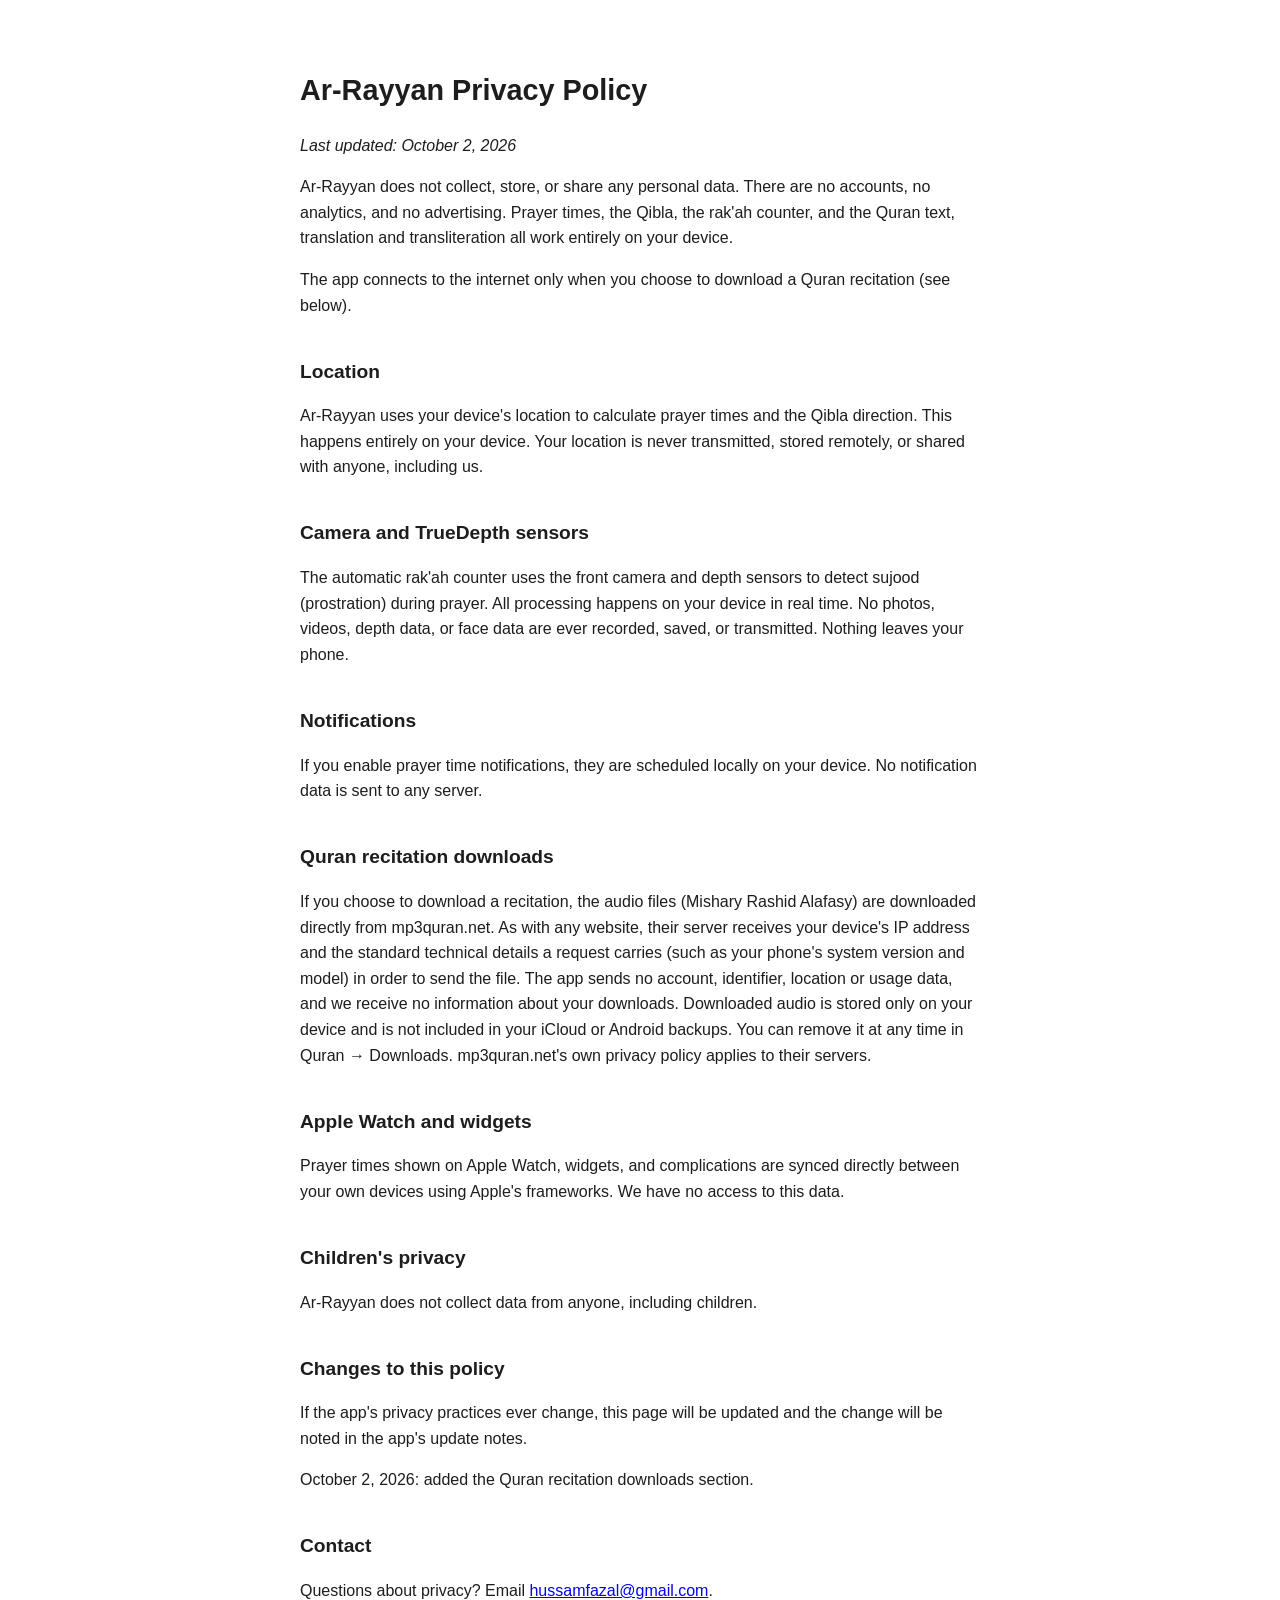
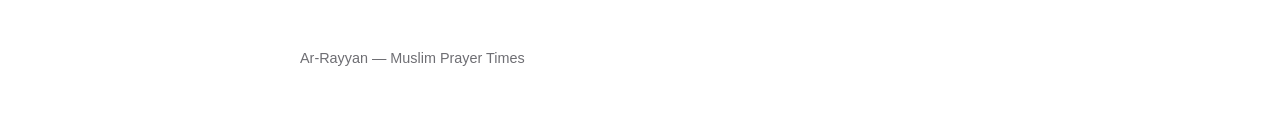
<file: docs/privacy.html>
<!DOCTYPE html>
<html lang="en">
<head>
<meta charset="UTF-8">
<meta name="viewport" content="width=device-width, initial-scale=1">
<title>Ar-Rayyan — Privacy Policy</title>
<style>
  body { font-family: -apple-system, BlinkMacSystemFont, "Segoe UI", Roboto, sans-serif;
         max-width: 680px; margin: 0 auto; padding: 48px 24px; line-height: 1.6; color: #1d1d1f; }
  h1 { font-size: 1.8em; } h2 { font-size: 1.2em; margin-top: 2em; }
  footer { margin-top: 3em; color: #6e6e73; font-size: 0.9em; }
</style>
</head>
<body>
<h1>Ar-Rayyan Privacy Policy</h1>
<p><em>Last updated: October 2, 2026</em></p>

<p>Ar-Rayyan does not collect, store, or share any personal data. There are no accounts, no analytics, and no advertising. Prayer times, the Qibla, the rak'ah counter, and the Quran text, translation and transliteration all work entirely on your device.</p>

<p>The app connects to the internet only when you choose to download a Quran recitation (see below).</p>

<h2>Location</h2>
<p>Ar-Rayyan uses your device's location to calculate prayer times and the Qibla direction. This happens entirely on your device. Your location is never transmitted, stored remotely, or shared with anyone, including us.</p>

<h2>Camera and TrueDepth sensors</h2>
<p>The automatic rak'ah counter uses the front camera and depth sensors to detect sujood (prostration) during prayer. All processing happens on your device in real time. No photos, videos, depth data, or face data are ever recorded, saved, or transmitted. Nothing leaves your phone.</p>

<h2>Notifications</h2>
<p>If you enable prayer time notifications, they are scheduled locally on your device. No notification data is sent to any server.</p>

<h2>Quran recitation downloads</h2>
<p>If you choose to download a recitation, the audio files (Mishary Rashid Alafasy) are downloaded directly from mp3quran.net. As with any website, their server receives your device's IP address and the standard technical details a request carries (such as your phone's system version and model) in order to send the file. The app sends no account, identifier, location or usage data, and we receive no information about your downloads. Downloaded audio is stored only on your device and is not included in your iCloud or Android backups. You can remove it at any time in Quran &rarr; Downloads. mp3quran.net's own privacy policy applies to their servers.</p>

<h2>Apple Watch and widgets</h2>
<p>Prayer times shown on Apple Watch, widgets, and complications are synced directly between your own devices using Apple's frameworks. We have no access to this data.</p>

<h2>Children's privacy</h2>
<p>Ar-Rayyan does not collect data from anyone, including children.</p>

<h2>Changes to this policy</h2>
<p>If the app's privacy practices ever change, this page will be updated and the change will be noted in the app's update notes.</p>
<p>October 2, 2026: added the Quran recitation downloads section.</p>

<h2>Contact</h2>
<p>Questions about privacy? Email <a href="mailto:hussamfazal@gmail.com">hussamfazal@gmail.com</a>.</p>

<footer>Ar-Rayyan — Muslim Prayer Times</footer>
</body>
</html>
</file>
